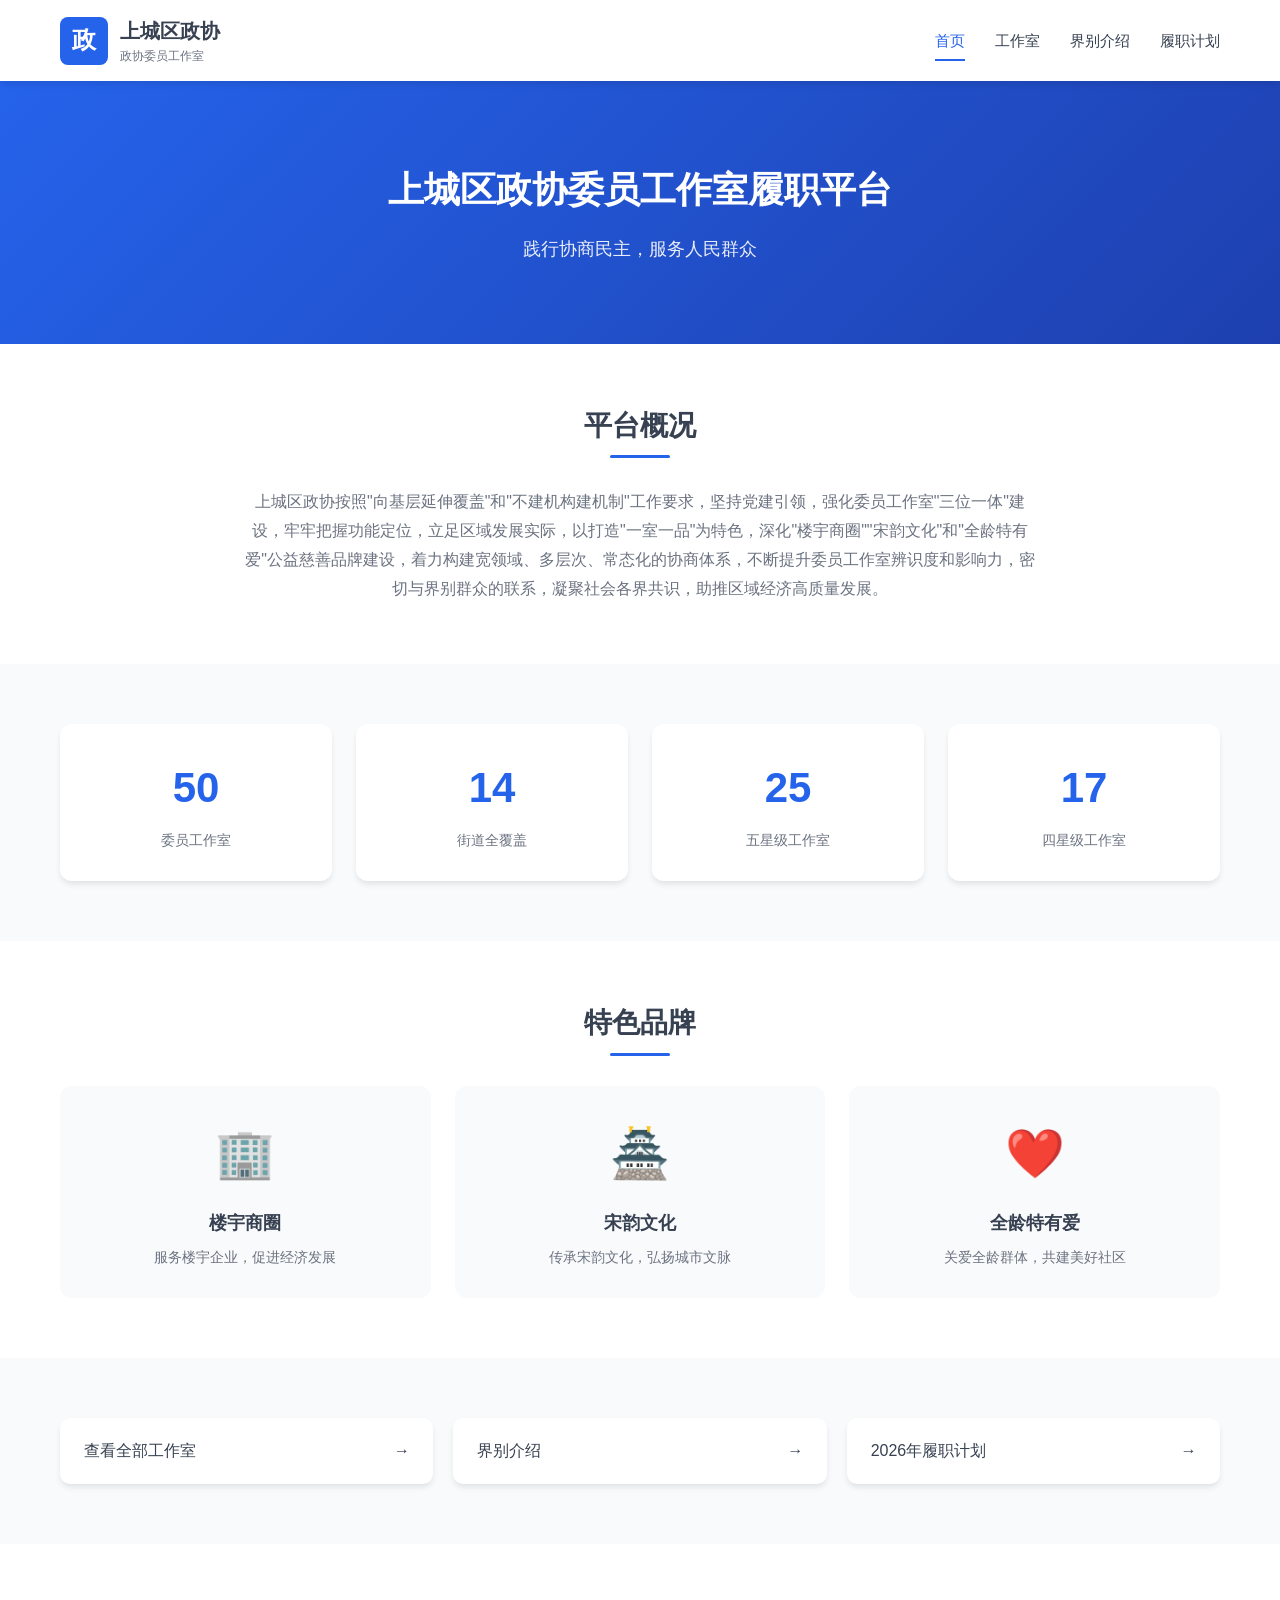
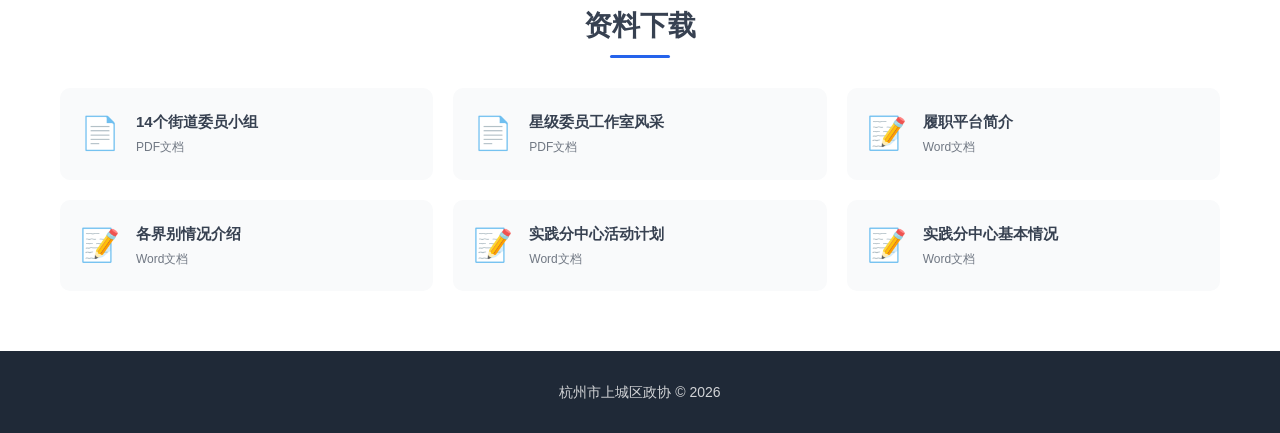
<file: index.html>
<!DOCTYPE html>
<html lang="zh-CN">
<head>
    <meta charset="UTF-8">
    <meta name="viewport" content="width=device-width, initial-scale=1.0">
    <title>上城区政协委员工作室</title>
    <link rel="stylesheet" href="styles.css">
</head>
<body>
    <header class="header">
        <div class="container">
            <div class="header-content">
                <div class="logo">
                    <div class="logo-icon">政</div>
                    <div class="logo-text">
                        <h1>上城区政协</h1>
                        <p>政协委员工作室</p>
                    </div>
                </div>
                <nav class="nav">
                    <a href="index.html" class="active">首页</a>
                    <a href="studios.html">工作室</a>
                    <a href="sectors.html">界别介绍</a>
                    <a href="plans.html">履职计划</a>
                </nav>
            </div>
        </div>
    </header>

    <main>
        <section class="hero">
            <div class="container">
                <h2>上城区政协委员工作室履职平台</h2>
                <p class="hero-desc">践行协商民主，服务人民群众</p>
            </div>
        </section>

        <section class="overview">
            <div class="container">
                <div class="section-title">
                    <h3>平台概况</h3>
                </div>
                <div class="overview-content">
                    <p>上城区政协按照"向基层延伸覆盖"和"不建机构建机制"工作要求，坚持党建引领，强化委员工作室"三位一体"建设，牢牢把握功能定位，立足区域发展实际，以打造"一室一品"为特色，深化"楼宇商圈""宋韵文化"和"全龄特有爱"公益慈善品牌建设，着力构建宽领域、多层次、常态化的协商体系，不断提升委员工作室辨识度和影响力，密切与界别群众的联系，凝聚社会各界共识，助推区域经济高质量发展。</p>
                </div>
            </div>
        </section>

        <section class="stats">
            <div class="container">
                <div class="stats-grid">
                    <div class="stat-card">
                        <div class="stat-number" id="totalStudios">50</div>
                        <div class="stat-label">委员工作室</div>
                    </div>
                    <div class="stat-card">
                        <div class="stat-number">14</div>
                        <div class="stat-label">街道全覆盖</div>
                    </div>
                    <div class="stat-card">
                        <div class="stat-number">25</div>
                        <div class="stat-label">五星级工作室</div>
                    </div>
                    <div class="stat-card">
                        <div class="stat-number">17</div>
                        <div class="stat-label">四星级工作室</div>
                    </div>
                </div>
            </div>
        </section>

        <section class="features">
            <div class="container">
                <div class="section-title">
                    <h3>特色品牌</h3>
                </div>
                <div class="features-grid">
                    <div class="feature-card">
                        <div class="feature-icon">🏢</div>
                        <h4>楼宇商圈</h4>
                        <p>服务楼宇企业，促进经济发展</p>
                    </div>
                    <div class="feature-card">
                        <div class="feature-icon">🏯</div>
                        <h4>宋韵文化</h4>
                        <p>传承宋韵文化，弘扬城市文脉</p>
                    </div>
                    <div class="feature-card">
                        <div class="feature-icon">❤️</div>
                        <h4>全龄特有爱</h4>
                        <p>关爱全龄群体，共建美好社区</p>
                    </div>
                </div>
            </div>
        </section>

        <section class="quick-links">
            <div class="container">
                <div class="links-grid">
                    <a href="studios.html" class="link-card">
                        <span>查看全部工作室</span>
                        <i>→</i>
                    </a>
                    <a href="sectors.html" class="link-card">
                        <span>界别介绍</span>
                        <i>→</i>
                    </a>
                    <a href="plans.html" class="link-card">
                        <span>2026年履职计划</span>
                        <i>→</i>
                    </a>
                </div>
            </div>
        </section>

        <section class="downloads">
            <div class="container">
                <div class="section-title">
                    <h3>资料下载</h3>
                </div>
                <div class="downloads-grid">
                    <a href="2. 街道委员小组/14个街道.pdf" class="download-card" target="_blank">
                        <span class="download-icon">📄</span>
                        <div class="download-info">
                            <h4>14个街道委员小组</h4>
                            <p>PDF文档</p>
                        </div>
                    </a>
                    <a href="6. 星级委员工作室风采/工作室.pdf" class="download-card" target="_blank">
                        <span class="download-icon">📄</span>
                        <div class="download-info">
                            <h4>星级委员工作室风采</h4>
                            <p>PDF文档</p>
                        </div>
                    </a>
                    <a href="5. 委员履职平台/0.履职平台简介202603.docx" class="download-card" target="_blank">
                        <span class="download-icon">📝</span>
                        <div class="download-info">
                            <h4>履职平台简介</h4>
                            <p>Word文档</p>
                        </div>
                    </a>
                    <a href="3. 界别基本情况/1.各界别情况介绍.docx" class="download-card" target="_blank">
                        <span class="download-icon">📝</span>
                        <div class="download-info">
                            <h4>各界别情况介绍</h4>
                            <p>Word文档</p>
                        </div>
                    </a>
                    <a href="4. 市政协新时代协商民主实践 - 上城分中心/上城区实践分中心活动计划.docx" class="download-card" target="_blank">
                        <span class="download-icon">📝</span>
                        <div class="download-info">
                            <h4>实践分中心活动计划</h4>
                            <p>Word文档</p>
                        </div>
                    </a>
                    <a href="4. 市政协新时代协商民主实践 - 上城分中心/2026杭州市政协新时代协商民主实践中心上城区分中心基本情况.docx" class="download-card" target="_blank">
                        <span class="download-icon">📝</span>
                        <div class="download-info">
                            <h4>实践分中心基本情况</h4>
                            <p>Word文档</p>
                        </div>
                    </a>
                </div>
            </div>
        </section>
    </main>

    <footer class="footer">
        <div class="container">
            <p>杭州市上城区政协 © 2026</p>
        </div>
    </footer>
</body>
</html>
</file>
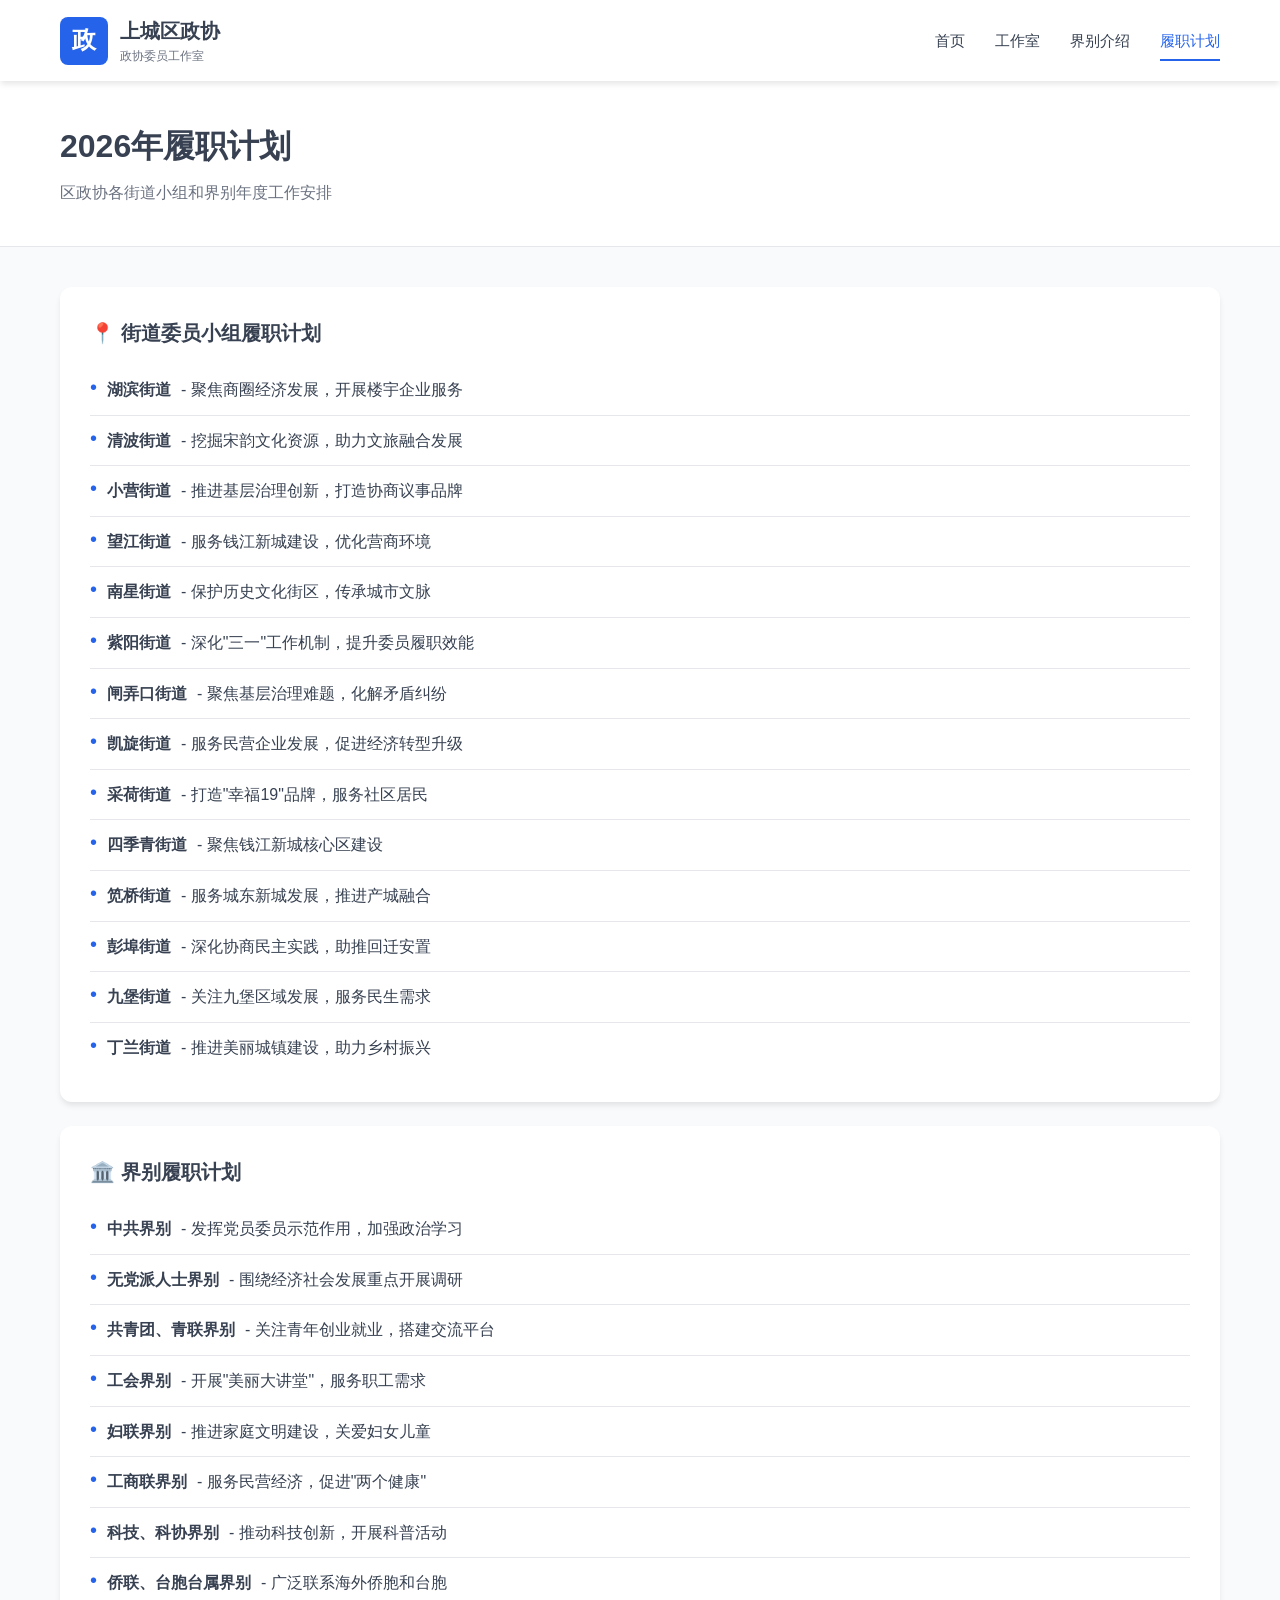
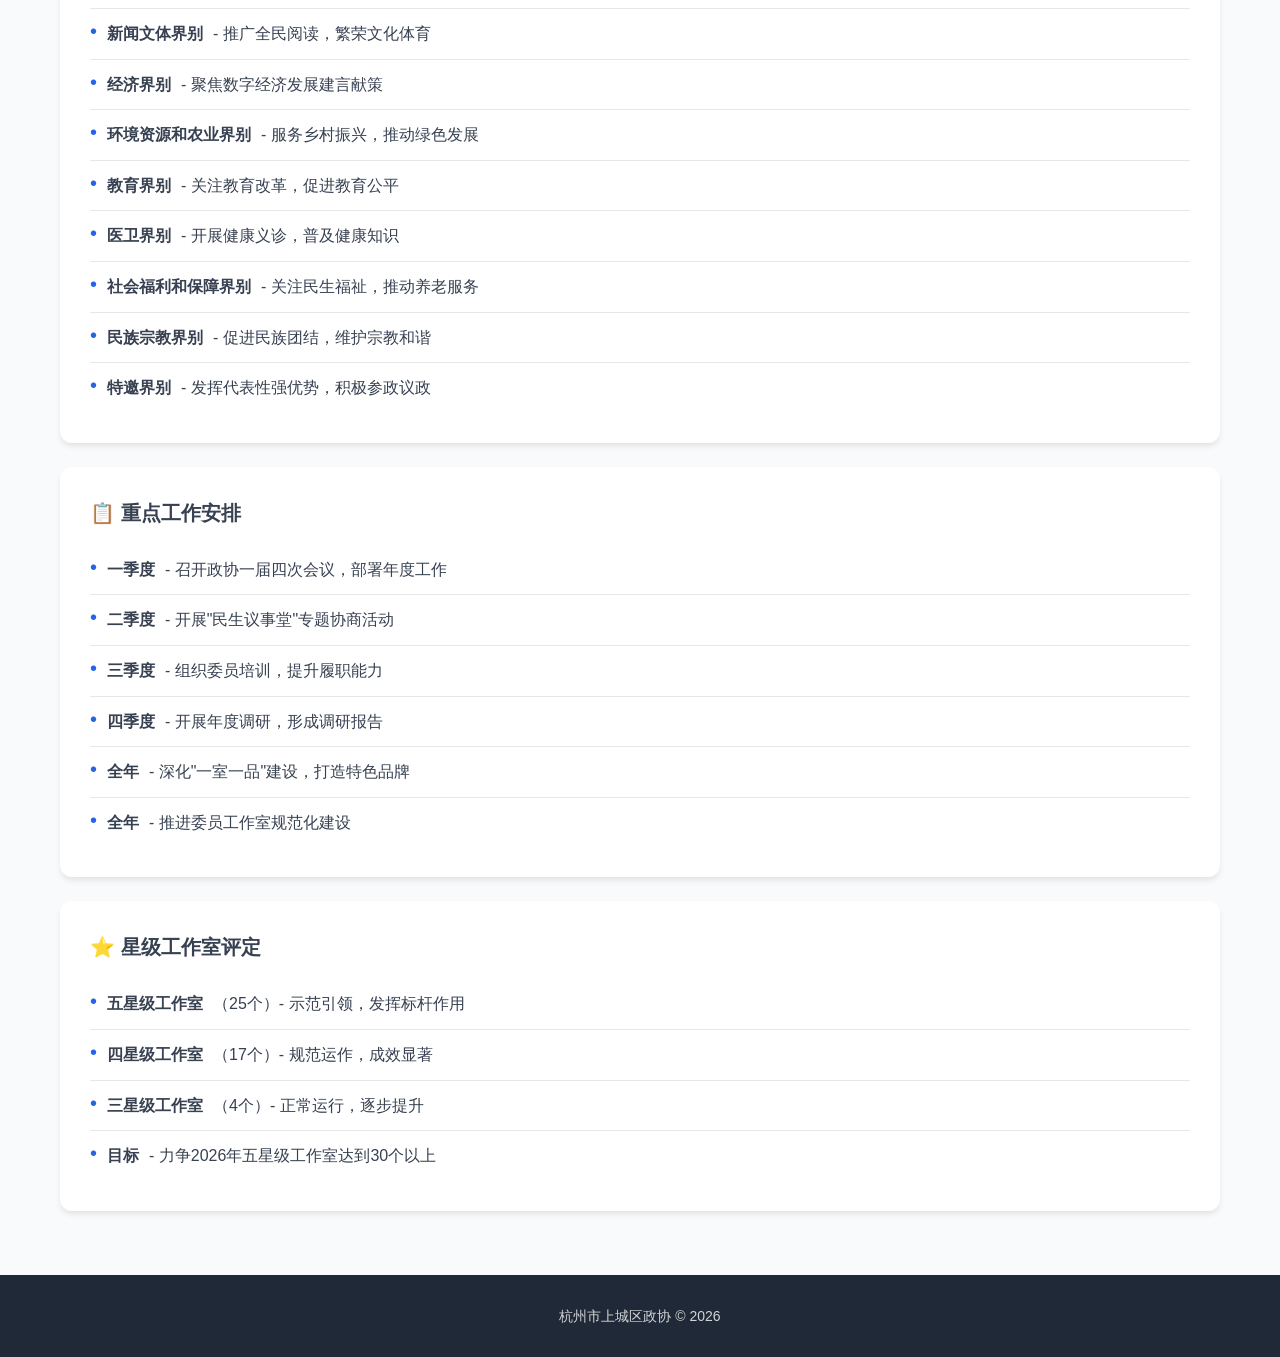
<file: plans.html>
<!DOCTYPE html>
<html lang="zh-CN">
<head>
    <meta charset="UTF-8">
    <meta name="viewport" content="width=device-width, initial-scale=1.0">
    <title>履职计划 - 上城区政协委员工作室</title>
    <link rel="stylesheet" href="styles.css">
</head>
<body>
    <header class="header">
        <div class="container">
            <div class="header-content">
                <div class="logo">
                    <div class="logo-icon">政</div>
                    <div class="logo-text">
                        <h1>上城区政协</h1>
                        <p>政协委员工作室</p>
                    </div>
                </div>
                <nav class="nav">
                    <a href="index.html">首页</a>
                    <a href="studios.html">工作室</a>
                    <a href="sectors.html">界别介绍</a>
                    <a href="plans.html" class="active">履职计划</a>
                </nav>
            </div>
        </div>
    </header>

    <section class="studios-header">
        <div class="container">
            <h1>2026年履职计划</h1>
            <p>区政协各街道小组和界别年度工作安排</p>
        </div>
    </section>

    <section class="plans-list">
        <div class="container">
            <div class="plan-card">
                <h3>📍 街道委员小组履职计划</h3>
                <ul>
                    <li><strong>湖滨街道</strong> - 聚焦商圈经济发展，开展楼宇企业服务</li>
                    <li><strong>清波街道</strong> - 挖掘宋韵文化资源，助力文旅融合发展</li>
                    <li><strong>小营街道</strong> - 推进基层治理创新，打造协商议事品牌</li>
                    <li><strong>望江街道</strong> - 服务钱江新城建设，优化营商环境</li>
                    <li><strong>南星街道</strong> - 保护历史文化街区，传承城市文脉</li>
                    <li><strong>紫阳街道</strong> - 深化"三一"工作机制，提升委员履职效能</li>
                    <li><strong>闸弄口街道</strong> - 聚焦基层治理难题，化解矛盾纠纷</li>
                    <li><strong>凯旋街道</strong> - 服务民营企业发展，促进经济转型升级</li>
                    <li><strong>采荷街道</strong> - 打造"幸福19"品牌，服务社区居民</li>
                    <li><strong>四季青街道</strong> - 聚焦钱江新城核心区建设</li>
                    <li><strong>笕桥街道</strong> - 服务城东新城发展，推进产城融合</li>
                    <li><strong>彭埠街道</strong> - 深化协商民主实践，助推回迁安置</li>
                    <li><strong>九堡街道</strong> - 关注九堡区域发展，服务民生需求</li>
                    <li><strong>丁兰街道</strong> - 推进美丽城镇建设，助力乡村振兴</li>
                </ul>
            </div>

            <div class="plan-card">
                <h3>🏛️ 界别履职计划</h3>
                <ul>
                    <li><strong>中共界别</strong> - 发挥党员委员示范作用，加强政治学习</li>
                    <li><strong>无党派人士界别</strong> - 围绕经济社会发展重点开展调研</li>
                    <li><strong>共青团、青联界别</strong> - 关注青年创业就业，搭建交流平台</li>
                    <li><strong>工会界别</strong> - 开展"美丽大讲堂"，服务职工需求</li>
                    <li><strong>妇联界别</strong> - 推进家庭文明建设，关爱妇女儿童</li>
                    <li><strong>工商联界别</strong> - 服务民营经济，促进"两个健康"</li>
                    <li><strong>科技、科协界别</strong> - 推动科技创新，开展科普活动</li>
                    <li><strong>侨联、台胞台属界别</strong> - 广泛联系海外侨胞和台胞</li>
                    <li><strong>新闻文体界别</strong> - 推广全民阅读，繁荣文化体育</li>
                    <li><strong>经济界别</strong> - 聚焦数字经济发展建言献策</li>
                    <li><strong>环境资源和农业界别</strong> - 服务乡村振兴，推动绿色发展</li>
                    <li><strong>教育界别</strong> - 关注教育改革，促进教育公平</li>
                    <li><strong>医卫界别</strong> - 开展健康义诊，普及健康知识</li>
                    <li><strong>社会福利和保障界别</strong> - 关注民生福祉，推动养老服务</li>
                    <li><strong>民族宗教界别</strong> - 促进民族团结，维护宗教和谐</li>
                    <li><strong>特邀界别</strong> - 发挥代表性强优势，积极参政议政</li>
                </ul>
            </div>

            <div class="plan-card">
                <h3>📋 重点工作安排</h3>
                <ul>
                    <li><strong>一季度</strong> - 召开政协一届四次会议，部署年度工作</li>
                    <li><strong>二季度</strong> - 开展"民生议事堂"专题协商活动</li>
                    <li><strong>三季度</strong> - 组织委员培训，提升履职能力</li>
                    <li><strong>四季度</strong> - 开展年度调研，形成调研报告</li>
                    <li><strong>全年</strong> - 深化"一室一品"建设，打造特色品牌</li>
                    <li><strong>全年</strong> - 推进委员工作室规范化建设</li>
                </ul>
            </div>

            <div class="plan-card">
                <h3>⭐ 星级工作室评定</h3>
                <ul>
                    <li><strong>五星级工作室</strong>（25个）- 示范引领，发挥标杆作用</li>
                    <li><strong>四星级工作室</strong>（17个）- 规范运作，成效显著</li>
                    <li><strong>三星级工作室</strong>（4个）- 正常运行，逐步提升</li>
                    <li><strong>目标</strong> - 力争2026年五星级工作室达到30个以上</li>
                </ul>
            </div>
        </div>
    </section>

    <footer class="footer">
        <div class="container">
            <p>杭州市上城区政协 © 2026</p>
        </div>
    </footer>
</body>
</html>
</file>
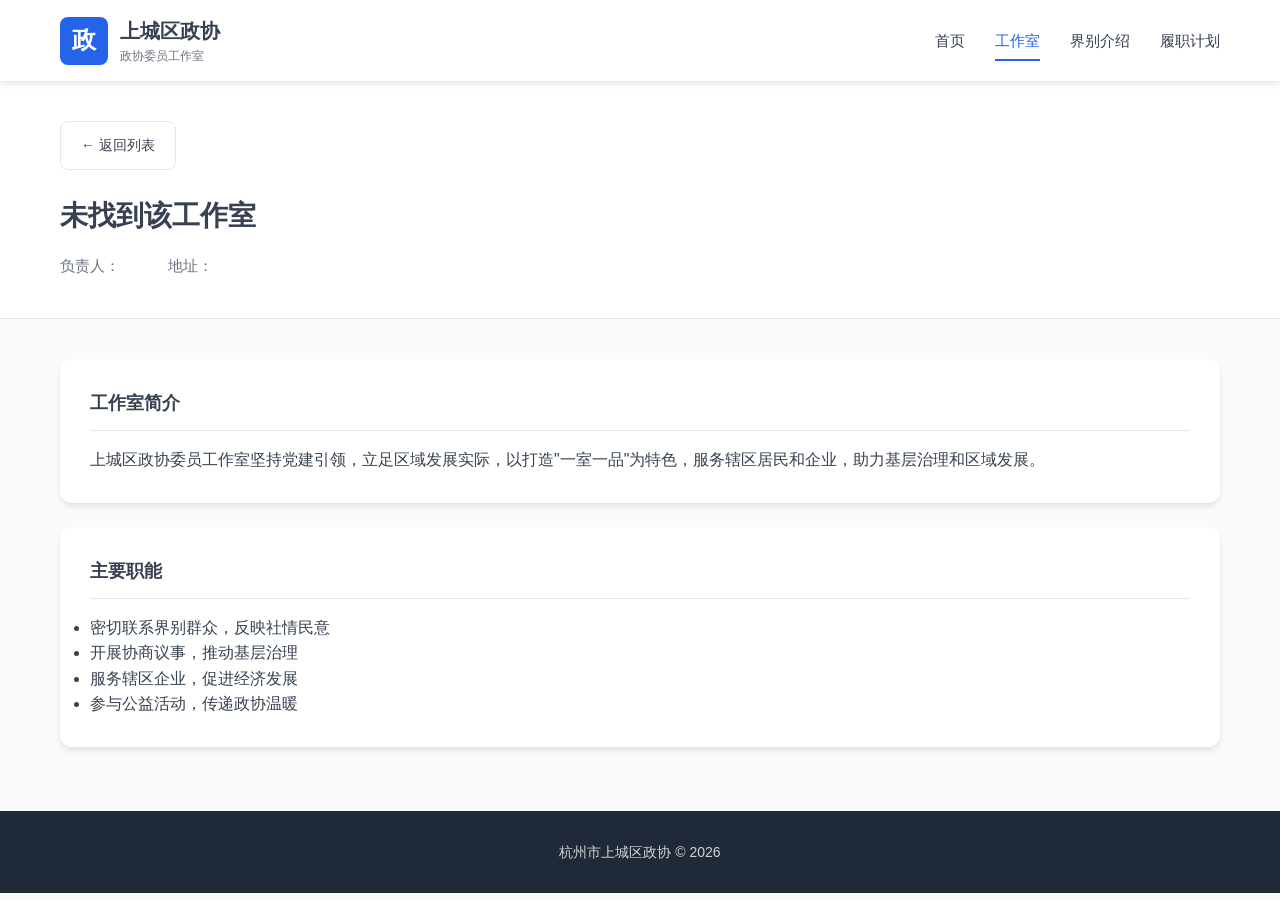
<file: studio-detail.html>
<!DOCTYPE html>
<html lang="zh-CN">
<head>
    <meta charset="UTF-8">
    <meta name="viewport" content="width=device-width, initial-scale=1.0">
    <title>工作室详情 - 上城区政协委员工作室</title>
    <link rel="stylesheet" href="styles.css">
</head>
<body>
    <header class="header">
        <div class="container">
            <div class="header-content">
                <div class="logo">
                    <div class="logo-icon">政</div>
                    <div class="logo-text">
                        <h1>上城区政协</h1>
                        <p>政协委员工作室</p>
                    </div>
                </div>
                <nav class="nav">
                    <a href="index.html">首页</a>
                    <a href="studios.html" class="active">工作室</a>
                    <a href="sectors.html">界别介绍</a>
                    <a href="plans.html">履职计划</a>
                </nav>
            </div>
        </div>
    </header>

    <section class="detail-header">
        <div class="container">
            <a href="studios.html" class="back-btn">← 返回列表</a>
            <h1 id="studioName">加载中...</h1>
            <div class="detail-info">
                <div><span>负责人：</span><strong id="studioLeader"></strong></div>
                <div><span>地址：</span><strong id="studioAddress"></strong></div>
            </div>
        </div>
    </section>

    <section class="detail-content">
        <div class="container">
            <div class="detail-section">
                <h3>工作室简介</h3>
                <p id="studioDesc">上城区政协委员工作室坚持党建引领，立足区域发展实际，以打造"一室一品"为特色，服务辖区居民和企业，助力基层治理和区域发展。</p>
            </div>
            <div class="detail-section">
                <h3>主要职能</h3>
                <ul>
                    <li>密切联系界别群众，反映社情民意</li>
                    <li>开展协商议事，推动基层治理</li>
                    <li>服务辖区企业，促进经济发展</li>
                    <li>参与公益活动，传递政协温暖</li>
                </ul>
            </div>
        </div>
    </section>

    <footer class="footer">
        <div class="container">
            <p>杭州市上城区政协 © 2026</p>
        </div>
    </footer>

    <script>
        // 内联数据
        const studiosData = [
            {"id":1,"name":"政协湖滨小组委员工作室","leader":"查靖","address":"上城区羊血弄10号"},
            {"id":2,"name":"政协清波小组委员工作室","leader":"徐洁","address":"上城区清波街道蔡官巷35号三楼"},
            {"id":3,"name":"政协小营小组委员工作室","leader":"冷晓辉","address":"杭州市上城区建国南路98号小营街道办事处"},
            {"id":4,"name":"政协望江小组委员工作室","leader":"毛静波","address":"上城区翡翠海岸1幢6号"},
            {"id":5,"name":"政协南星小组委员工作室","leader":"游广敏","address":"上城区目术塘创意园2号楼7楼"},
            {"id":6,"name":"紫阳街道\"三一\"委员工作室","leader":"王盈","address":"上城区金钗袋巷79号"},
            {"id":7,"name":"闸弄口街道\"基层治理\"委员工作室","leader":"祝文雅","address":"上城区闸弄口街道党群服务中心"},
            {"id":8,"name":"政协凯旋小组委员工作室","leader":"金志伟","address":"上城区凤起东路127号"},
            {"id":9,"name":"采荷街道\"幸福19\"委员工作室","leader":"赵丹晨","address":"上城区采荷街道洁莲社区"},
            {"id":10,"name":"政协四季青小组委员工作室","leader":"李岗","address":"上城区民心路280号平安金融中心B座3楼"},
            {"id":11,"name":"政协笕桥小组委员工作室","leader":"阮骏","address":"上城区笕桥街道政协会议室"},
            {"id":12,"name":"政协彭埠小组委员工作室","leader":"任渊","address":"上城区S2杭甬高速附近罗家老宅"},
            {"id":13,"name":"政协九堡小组委员工作室","leader":"胡建清","address":"上城区九乔街与杭乔路交叉口"},
            {"id":14,"name":"政协丁兰小组委员工作室","leader":"倪勇卿","address":"上城区临丁路699号丁丁兰街道办事处5号楼4楼"},
            {"id":15,"name":"张瑞旭委员工作室","leader":"张瑞旭","address":"上城区凯旋街道凯益荟208室"},
            {"id":16,"name":"缪渭川委员工作室","leader":"缪渭川","address":"上城区凯旋街道南肖埠社区"},
            {"id":17,"name":"虞军红委员工作室","leader":"虞军红","address":"上城区运新花苑运新社区"},
            {"id":18,"name":"商业服务智库委员工作室","leader":"姚华俊、黄晓芹","address":"上城区新业路8号UDC时代大厦3楼"},
            {"id":19,"name":"俞富康宋韵文化委员工作室","leader":"俞富康","address":"上城区凯旋路151号"},
            {"id":20,"name":"爱馨文化公益委员工作室","leader":"杨洁","address":"上城区南山路198号（杭州书房）"},
            {"id":21,"name":"\"文润童心\"委员工作室","leader":"周媛媛","address":"杭州市上城区清波街道府学巷8号"},
            {"id":22,"name":"\"老爸好商量\"委员工作室","leader":"俞富根","address":"上城区四宜路180号"},
            {"id":23,"name":"侨见未来委员工作室","leader":"胡晓敏","address":"上城区兰巷101-104号（山蜂书房）"},
            {"id":24,"name":"宋韵老字号委员工作室","leader":"屠明珏","address":"上城区江城路865号满江红大酒店二楼杭帮菜文化展览馆"},
            {"id":25,"name":"幸福邻里委员工作室","leader":"尹兆青","address":"上城区闸弄口街道红梅社区"},
            {"id":26,"name":"大健康委员工作室","leader":"谢慧淼","address":"上城区凯旋路与凯林巷交叉口凯西社区"},
            {"id":27,"name":"大成委员工作室","leader":"陈磊","address":"上城区钱江路1366号华润大厦A座18层"},
            {"id":28,"name":"\"邻聚力\"委员工作室","leader":"余丹凤","address":"上城区凤起东路203号中豪五福天地商业中心B座2幢21层"},
            {"id":29,"name":"东港社区委员工作室","leader":"蒋平樑","address":"上城区笕桥街道东港社区"},
            {"id":30,"name":"建和社区委员工作室","leader":"周建卫","address":"上城区彭埠街道建和社区"},
            {"id":31,"name":"杨柳郡社区委员工作室","leader":"王鹏","address":"上城区九和路660号绿城杨柳郡"},
            {"id":32,"name":"长睦幸福湾委员工作室","leader":"龚云玉","address":"上城区丁兰街道长睦苑社区"},
            {"id":33,"name":"同心·共富委员工作室","leader":"吴韵","address":"上城区丁兰街道皋城村文化礼堂"},
            {"id":34,"name":"乐动新声委员工作室","leader":"俞宙","address":"上城区金峰大厦1503室"},
            {"id":35,"name":"茗荟聚智委员工作室","leader":"王容峰","address":"上城区大井巷30-4号"},
            {"id":36,"name":"上城区政协无党派界别委员工作室","leader":"凌栋","address":"上城区凯旋路247-1号4楼"},
            {"id":37,"name":"上城区政协工会界别委员工作室","leader":"蔡肇颖","address":"上城区工人文化宫（太平门直街458号）"},
            {"id":38,"name":"上城区政协社会福利和保障界别委员工作室","leader":"吴国庆","address":"上城区凯旋路125号（特有爱·幸福体验馆）"},
            {"id":39,"name":"有意思委员工作室","leader":"方晓阳","address":"上城区复兴南街130号"},
            {"id":40,"name":"春泥委员工作室","leader":"沈春妮","address":"上城区采荷路34号杭州市上城区社会组织服务中心5楼"},
            {"id":41,"name":"两岸一家亲委员工作室","leader":"陆雯","address":"上城区解放路189号-2"},
            {"id":42,"name":"\"视觉之思\"委员工作室","leader":"何晓菲","address":"上城区虎玉路16-18号"},
            {"id":43,"name":"\"育共体 阳光行\"委员工作室","leader":"王梦婷","address":"上城区景芳三区58幢新社区邻里中心"},
            {"id":44,"name":"非遗委员工作室","leader":"胡志强","address":"上城区大井巷55号"},
            {"id":45,"name":"乐医汇委员工作室","leader":"潘乐屹","address":"上城区同协路1279号西子智慧产业园8号楼401室（B电梯）"},
            {"id":46,"name":"全民阅读委员工作室","leader":"赵群伟","address":"上城区中山中路6号"},
            {"id":47,"name":"健康九久委员工作室","leader":"李祖胜","address":"上城区九堡街道蓝桥卫生服务站"},
            {"id":48,"name":"智汇钱潮委员工作室","leader":"沈波","address":"上城区小院书房"},
            {"id":49,"name":"环境资源和农业界别委员工作室","leader":"熊义勤、骆鉴湖","address":"浙江大学华家池校区新农村杂志3楼；杭州市上城区城星路中天国开大厦19楼"},
            {"id":50,"name":"漱玉集委员工作室","leader":"王盈","address":"上城区紫阳街道闻潮路77号"}
        ];

        // 获取URL参数
        const params = new URLSearchParams(window.location.search);
        const studioId = parseInt(params.get('id'));

        // 查找工作室数据
        const studio = studiosData.find(s => s.id === studioId);

        if (studio) {
            document.getElementById('studioName').textContent = studio.name;
            document.getElementById('studioLeader').textContent = studio.leader;
            document.getElementById('studioAddress').textContent = studio.address;
        } else {
            document.getElementById('studioName').textContent = '未找到该工作室';
        }
    </script>
</body>
</html>
</file>
<file: styles.css>
* {
    margin: 0;
    padding: 0;
    box-sizing: border-box;
}

:root {
    --primary-color: #2563eb;
    --secondary-color: #1e40af;
    --accent-color: #f59e0b;
    --text-color: #374151;
    --text-light: #6b7280;
    --bg-color: #f9fafb;
    --white: #ffffff;
    --border-color: #e5e7eb;
    --shadow: 0 4px 6px -1px rgba(0, 0, 0, 0.1);
}

body {
    font-family: -apple-system, BlinkMacSystemFont, "Segoe UI", Roboto, "Helvetica Neue", Arial, sans-serif;
    line-height: 1.6;
    color: var(--text-color);
    background-color: var(--bg-color);
}

.container {
    max-width: 1200px;
    margin: 0 auto;
    padding: 0 20px;
}

/* Header */
.header {
    background: var(--white);
    box-shadow: var(--shadow);
    position: sticky;
    top: 0;
    z-index: 100;
}

.header-content {
    display: flex;
    justify-content: space-between;
    align-items: center;
    padding: 15px 0;
}

.logo {
    display: flex;
    align-items: center;
    gap: 12px;
}

.logo-icon {
    width: 48px;
    height: 48px;
    background: var(--primary-color);
    color: var(--white);
    border-radius: 8px;
    display: flex;
    align-items: center;
    justify-content: center;
    font-size: 24px;
    font-weight: bold;
}

.logo-text h1 {
    font-size: 20px;
    color: var(--text-color);
}

.logo-text p {
    font-size: 12px;
    color: var(--text-light);
}

.nav {
    display: flex;
    gap: 30px;
}

.nav a {
    text-decoration: none;
    color: var(--text-color);
    font-size: 15px;
    padding: 8px 0;
    position: relative;
    transition: color 0.3s;
}

.nav a:hover,
.nav a.active {
    color: var(--primary-color);
}

.nav a.active::after {
    content: '';
    position: absolute;
    bottom: 0;
    left: 0;
    right: 0;
    height: 2px;
    background: var(--primary-color);
}

/* Hero */
.hero {
    background: linear-gradient(135deg, var(--primary-color), var(--secondary-color));
    color: var(--white);
    padding: 80px 0;
    text-align: center;
}

.hero h2 {
    font-size: 36px;
    margin-bottom: 16px;
}

.hero-desc {
    font-size: 18px;
    opacity: 0.9;
}

/* Overview */
.overview {
    padding: 60px 0;
    background: var(--white);
}

.section-title {
    text-align: center;
    margin-bottom: 40px;
}

.section-title h3 {
    font-size: 28px;
    color: var(--text-color);
    position: relative;
    display: inline-block;
}

.section-title h3::after {
    content: '';
    position: absolute;
    bottom: -10px;
    left: 50%;
    transform: translateX(-50%);
    width: 60px;
    height: 3px;
    background: var(--primary-color);
    border-radius: 2px;
}

.overview-content {
    max-width: 800px;
    margin: 0 auto;
    text-align: center;
}

.overview-content p {
    font-size: 16px;
    line-height: 1.8;
    color: var(--text-light);
}

/* Stats */
.stats {
    padding: 60px 0;
    background: var(--bg-color);
}

.stats-grid {
    display: grid;
    grid-template-columns: repeat(4, 1fr);
    gap: 24px;
}

.stat-card {
    background: var(--white);
    padding: 30px;
    border-radius: 12px;
    text-align: center;
    box-shadow: var(--shadow);
    transition: transform 0.3s;
}

.stat-card:hover {
    transform: translateY(-5px);
}

.stat-number {
    font-size: 42px;
    font-weight: bold;
    color: var(--primary-color);
    margin-bottom: 8px;
}

.stat-label {
    font-size: 14px;
    color: var(--text-light);
}

/* Features */
.features {
    padding: 60px 0;
    background: var(--white);
}

.features-grid {
    display: grid;
    grid-template-columns: repeat(3, 1fr);
    gap: 24px;
}

.feature-card {
    padding: 30px;
    border-radius: 12px;
    background: var(--bg-color);
    text-align: center;
    transition: transform 0.3s;
}

.feature-card:hover {
    transform: translateY(-5px);
}

.feature-icon {
    font-size: 48px;
    margin-bottom: 16px;
}

.feature-card h4 {
    font-size: 18px;
    margin-bottom: 8px;
    color: var(--text-color);
}

.feature-card p {
    font-size: 14px;
    color: var(--text-light);
}

/* Quick Links */
.quick-links {
    padding: 60px 0;
    background: var(--bg-color);
}

.links-grid {
    display: grid;
    grid-template-columns: repeat(3, 1fr);
    gap: 20px;
}

.link-card {
    display: flex;
    justify-content: space-between;
    align-items: center;
    background: var(--white);
    padding: 20px 24px;
    border-radius: 10px;
    text-decoration: none;
    color: var(--text-color);
    font-size: 16px;
    font-weight: 500;
    box-shadow: var(--shadow);
    transition: all 0.3s;
}

.link-card:hover {
    background: var(--primary-color);
    color: var(--white);
}

.link-card i {
    transition: transform 0.3s;
}

.link-card:hover i {
    transform: translateX(5px);
}

/* Footer */
.footer {
    background: #1f2937;
    color: var(--white);
    padding: 30px 0;
    text-align: center;
}

.footer p {
    font-size: 14px;
    opacity: 0.8;
}

/* Studios Page */
.studios-header {
    background: var(--white);
    padding: 40px 0;
    border-bottom: 1px solid var(--border-color);
}

.studios-header h1 {
    font-size: 32px;
    margin-bottom: 8px;
}

.studios-header p {
    color: var(--text-light);
}

.search-filter {
    padding: 24px 0;
    background: var(--bg-color);
}

.search-box {
    display: flex;
    gap: 12px;
    margin-bottom: 16px;
}

.search-box input {
    flex: 1;
    padding: 12px 16px;
    border: 1px solid var(--border-color);
    border-radius: 8px;
    font-size: 15px;
}

.search-box input:focus {
    outline: none;
    border-color: var(--primary-color);
}

.search-box button {
    padding: 12px 24px;
    background: var(--primary-color);
    color: var(--white);
    border: none;
    border-radius: 8px;
    font-size: 15px;
    cursor: pointer;
    transition: background 0.3s;
}

.search-box button:hover {
    background: var(--secondary-color);
}

.filter-tags {
    display: flex;
    flex-wrap: wrap;
    gap: 10px;
}

.filter-tag {
    padding: 8px 16px;
    background: var(--white);
    border: 1px solid var(--border-color);
    border-radius: 20px;
    font-size: 14px;
    cursor: pointer;
    transition: all 0.3s;
}

.filter-tag:hover,
.filter-tag.active {
    background: var(--primary-color);
    color: var(--white);
    border-color: var(--primary-color);
}

.studios-list {
    padding: 40px 0;
}

.studios-grid {
    display: grid;
    grid-template-columns: repeat(3, 1fr);
    gap: 24px;
}

.studio-card {
    background: var(--white);
    border-radius: 12px;
    padding: 24px;
    box-shadow: var(--shadow);
    transition: transform 0.3s, box-shadow 0.3s;
    cursor: pointer;
}

.studio-card:hover {
    transform: translateY(-5px);
    box-shadow: 0 10px 20px rgba(0, 0, 0, 0.15);
}

.studio-card h3 {
    font-size: 16px;
    margin-bottom: 12px;
    color: var(--text-color);
}

.studio-card .leader {
    font-size: 14px;
    color: var(--text-light);
    margin-bottom: 8px;
}

.studio-card .address {
    font-size: 13px;
    color: var(--text-light);
    display: flex;
    align-items: flex-start;
    gap: 6px;
}

.studio-card .address::before {
    content: '📍';
    flex-shrink: 0;
}

.studio-card .star-badge {
    display: inline-block;
    padding: 4px 10px;
    background: #fef3c7;
    color: #d97706;
    border-radius: 12px;
    font-size: 12px;
    margin-top: 12px;
}

.studio-img {
    width: 100%;
    height: 160px;
    object-fit: cover;
    border-radius: 8px;
    margin-bottom: 12px;
}

/* Detail Page */
.detail-header {
    background: var(--white);
    padding: 40px 0;
    border-bottom: 1px solid var(--border-color);
}

.detail-header h1 {
    font-size: 28px;
    margin-bottom: 16px;
}

.detail-info {
    display: flex;
    gap: 40px;
    flex-wrap: wrap;
}

.detail-info div {
    font-size: 15px;
}

.detail-info span {
    color: var(--text-light);
    margin-right: 8px;
}

.detail-content {
    padding: 40px 0;
}

.detail-section {
    background: var(--white);
    padding: 30px;
    border-radius: 12px;
    margin-bottom: 24px;
    box-shadow: var(--shadow);
}

.detail-section h3 {
    font-size: 18px;
    margin-bottom: 16px;
    padding-bottom: 12px;
    border-bottom: 1px solid var(--border-color);
}

/* Sectors Page */
.sectors-list {
    padding: 40px 0;
}

.sector-card {
    background: var(--white);
    border-radius: 12px;
    padding: 30px;
    margin-bottom: 24px;
    box-shadow: var(--shadow);
}

.sector-card h3 {
    font-size: 20px;
    margin-bottom: 16px;
    color: var(--primary-color);
}

.sector-card p {
    line-height: 1.8;
    color: var(--text-light);
}

.photos-grid {
    display: grid;
    grid-template-columns: repeat(4, 1fr);
    gap: 16px;
    margin-top: 20px;
}

.photo-item {
    aspect-ratio: 4/3;
    border-radius: 8px;
    overflow: hidden;
}

.photo-item img {
    width: 100%;
    height: 100%;
    object-fit: cover;
    transition: transform 0.3s;
}

.photo-item:hover img {
    transform: scale(1.1);
}

/* Plans Page */
.plans-list {
    padding: 40px 0;
}

.plan-card {
    background: var(--white);
    border-radius: 12px;
    padding: 30px;
    margin-bottom: 24px;
    box-shadow: var(--shadow);
}

.plan-card h3 {
    font-size: 20px;
    margin-bottom: 16px;
}

.plan-card ul {
    list-style: none;
}

.plan-card li {
    padding: 12px 0;
    border-bottom: 1px solid var(--border-color);
    display: flex;
    align-items: flex-start;
    gap: 10px;
}

.plan-card li:last-child {
    border-bottom: none;
}

.plan-card li::before {
    content: '•';
    color: var(--primary-color);
    font-size: 20px;
    line-height: 1;
}

/* Back Button */
.back-btn {
    display: inline-flex;
    align-items: center;
    gap: 8px;
    padding: 12px 20px;
    background: var(--white);
    border: 1px solid var(--border-color);
    border-radius: 8px;
    text-decoration: none;
    color: var(--text-color);
    font-size: 14px;
    margin-bottom: 24px;
    transition: all 0.3s;
}

.back-btn:hover {
    background: var(--primary-color);
    color: var(--white);
    border-color: var(--primary-color);
}

/* Responsive */
@media (max-width: 768px) {
    .header-content {
        flex-direction: column;
        gap: 16px;
    }

    .nav {
        gap: 20px;
    }

    .hero h2 {
        font-size: 28px;
    }

    .stats-grid {
        grid-template-columns: repeat(2, 1fr);
    }

    .features-grid {
        grid-template-columns: 1fr;
    }

    .links-grid {
        grid-template-columns: 1fr;
    }

    .studios-grid {
        grid-template-columns: 1fr;
    }

    .photos-grid {
        grid-template-columns: repeat(2, 1fr);
    }

    .downloads-grid {
        grid-template-columns: 1fr;
    }
}

@media (max-width: 480px) {
    .stats-grid {
        grid-template-columns: 1fr;
    }

    .stat-number {
        font-size: 32px;
    }
}

/* Downloads Section */
.downloads {
    padding: 60px 0;
    background: var(--white);
}

.downloads-grid {
    display: grid;
    grid-template-columns: repeat(3, 1fr);
    gap: 20px;
}

.download-card {
    display: flex;
    align-items: center;
    gap: 16px;
    padding: 20px;
    background: var(--bg-color);
    border-radius: 10px;
    text-decoration: none;
    color: var(--text-color);
    transition: all 0.3s;
}

.download-card:hover {
    background: var(--primary-color);
    color: var(--white);
}

.download-icon {
    font-size: 32px;
}

.download-info h4 {
    font-size: 15px;
    margin-bottom: 4px;
}

.download-info p {
    font-size: 12px;
    opacity: 0.7;
}
</file>
